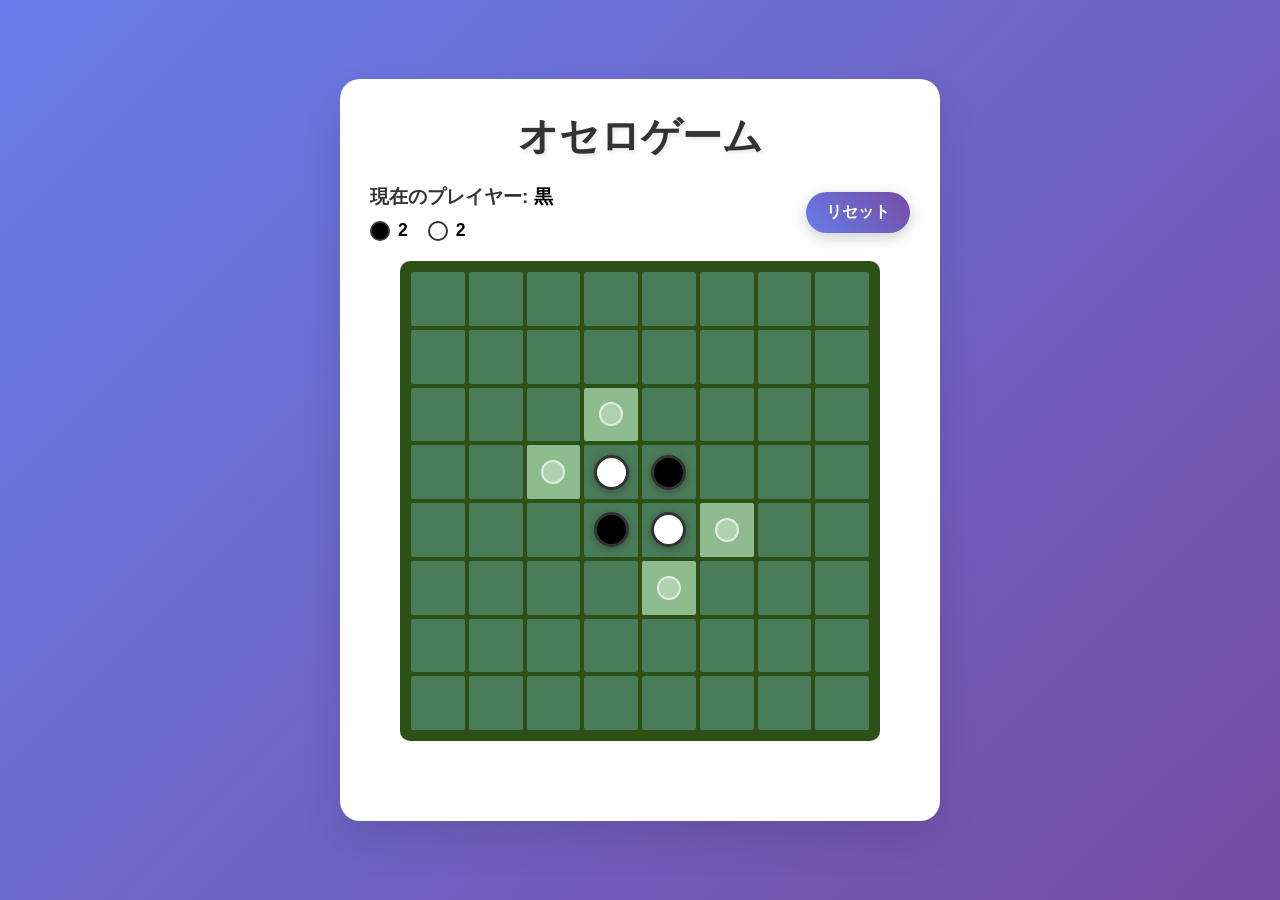
<file: index.html>
<!DOCTYPE html>
<html lang="ja">
<head>
    <meta charset="UTF-8">
    <meta name="viewport" content="width=device-width, initial-scale=1.0">
    <title>オセロゲーム</title>
    <link rel="stylesheet" href="style.css">
</head>
<body>
    <div class="container">
        <h1>オセロゲーム</h1>
        <div class="game-info">
            <div class="player-info">
                <div class="current-player">
                    現在のプレイヤー: <span id="current-player">黒</span>
                </div>
                <div class="score">
                    <div class="score-item">
                        <span class="piece black"></span>
                        <span id="black-score">2</span>
                    </div>
                    <div class="score-item">
                        <span class="piece white"></span>
                        <span id="white-score">2</span>
                    </div>
                </div>
            </div>
            <div class="game-controls">
                <button id="reset-btn">リセット</button>
                <button id="pass-btn" style="display: none;">パス</button>
            </div>
        </div>
        <div class="game-board" id="game-board">
            <!-- 8x8のボードがJavaScriptで生成されます -->
        </div>
        <div class="game-status" id="game-status"></div>
    </div>
    <script src="script.js"></script>
</body>
</html>
</file>
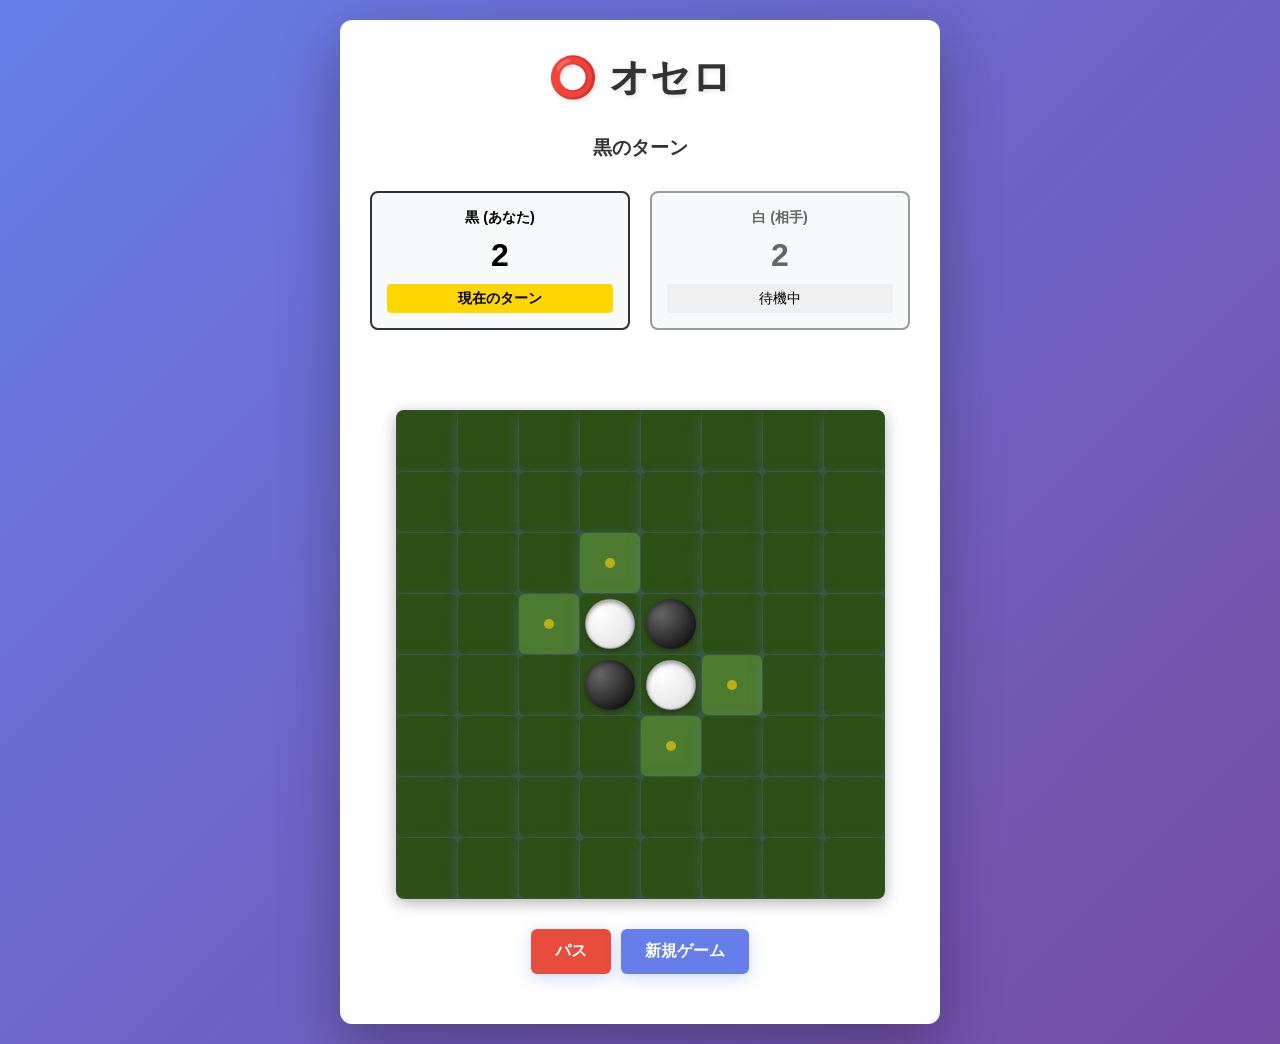
<file: othello.html>
<!DOCTYPE html>
<html lang="ja">
<head>
    <meta charset="UTF-8">
    <meta name="viewport" content="width=device-width, initial-scale=1.0">
    <title>オセロ - 2人プレイヤー対戦ゲーム</title>
    <style>
        * {
            margin: 0;
            padding: 0;
            box-sizing: border-box;
        }

        body {
            font-family: 'Arial', 'Segoe UI', sans-serif;
            background: linear-gradient(135deg, #667eea 0%, #764ba2 100%);
            display: flex;
            justify-content: center;
            align-items: center;
            min-height: 100vh;
            padding: 20px;
        }

        .container {
            background: white;
            border-radius: 12px;
            box-shadow: 0 20px 60px rgba(0, 0, 0, 0.3);
            padding: 30px;
            max-width: 600px;
            width: 100%;
        }

        h1 {
            text-align: center;
            color: #333;
            margin-bottom: 30px;
            font-size: 2.5em;
            text-shadow: 2px 2px 4px rgba(0, 0, 0, 0.1);
        }

        .game-info {
            display: grid;
            grid-template-columns: 1fr 1fr;
            gap: 20px;
            margin-bottom: 30px;
        }

        .info-box {
            background: #f8f9fa;
            border-radius: 8px;
            padding: 15px;
            text-align: center;
            border: 2px solid #ddd;
        }

        .info-box h3 {
            font-size: 0.9em;
            color: #666;
            margin-bottom: 10px;
            text-transform: uppercase;
        }

        .player-black {
            border-color: #333;
        }

        .player-white {
            border-color: #999;
        }

        .player-black h3 {
            color: #000;
        }

        .player-white h3 {
            color: #666;
        }

        .score {
            font-size: 2em;
            font-weight: bold;
            margin-bottom: 10px;
        }

        .score-black {
            color: #000;
        }

        .score-white {
            color: #666;
        }

        .turn-indicator {
            font-size: 0.9em;
            padding: 5px 10px;
            border-radius: 4px;
            background: #f0f0f0;
        }

        .turn-indicator.active {
            background: #ffd700;
            font-weight: bold;
        }

        .current-turn {
            text-align: center;
            margin-bottom: 30px;
            font-size: 1.2em;
            font-weight: bold;
            color: #333;
        }

        .board-container {
            display: flex;
            justify-content: center;
            margin-bottom: 30px;
        }

        .board {
            display: grid;
            grid-template-columns: repeat(8, 60px);
            grid-template-rows: repeat(8, 60px);
            gap: 1px;
            background: #2d5016;
            padding: 1px;
            border-radius: 8px;
            overflow: hidden;
            box-shadow: 0 4px 15px rgba(0, 0, 0, 0.3);
        }

        .cell {
            background: #2d5016;
            border: none;
            cursor: pointer;
            padding: 0;
            position: relative;
            display: flex;
            justify-content: center;
            align-items: center;
            transition: background-color 0.2s;
        }

        .cell:hover {
            background: #3d6b1f;
        }

        .cell.valid-move {
            background: #4d7b2f;
        }

        .cell.valid-move::before {
            content: '';
            position: absolute;
            width: 10px;
            height: 10px;
            background: rgba(255, 215, 0, 0.6);
            border-radius: 50%;
            top: 50%;
            left: 50%;
            transform: translate(-50%, -50%);
        }

        .stone {
            width: 50px;
            height: 50px;
            border-radius: 50%;
            box-shadow: inset 0 2px 4px rgba(0, 0, 0, 0.4), 0 2px 4px rgba(0, 0, 0, 0.3);
            cursor: pointer;
            transition: transform 0.1s;
        }

        .stone:hover {
            transform: scale(1.05);
        }

        .stone.black {
            background: radial-gradient(circle at 30% 30%, #666, #000);
        }

        .stone.white {
            background: radial-gradient(circle at 30% 30%, #fff, #ddd);
            border: 1px solid #999;
        }

        .controls {
            display: flex;
            gap: 10px;
            margin-bottom: 20px;
            flex-wrap: wrap;
            justify-content: center;
        }

        button {
            background: #667eea;
            color: white;
            border: none;
            padding: 12px 24px;
            border-radius: 6px;
            font-size: 1em;
            font-weight: bold;
            cursor: pointer;
            transition: all 0.3s;
            box-shadow: 0 4px 15px rgba(102, 126, 234, 0.3);
        }

        button:hover {
            background: #5568d3;
            transform: translateY(-2px);
            box-shadow: 0 6px 20px rgba(102, 126, 234, 0.4);
        }

        button:active {
            transform: translateY(0);
        }

        button:disabled {
            background: #ccc;
            cursor: not-allowed;
            transform: none;
            box-shadow: none;
        }

        .pass-button {
            background: #e74c3c;
        }

        .pass-button:hover {
            background: #c0392b;
        }

        .pass-button:disabled {
            background: #ccc;
        }

        .game-status {
            text-align: center;
            margin-bottom: 20px;
            font-size: 1.1em;
            font-weight: bold;
            color: #333;
            min-height: 30px;
        }

        .game-status.message {
            color: #e74c3c;
        }

        .final-result {
            background: #f0f0f0;
            border-radius: 8px;
            padding: 20px;
            text-align: center;
            margin-bottom: 20px;
            display: none;
        }

        .final-result.show {
            display: block;
        }

        .final-result h2 {
            color: #333;
            margin-bottom: 15px;
            font-size: 1.5em;
        }

        .final-result p {
            font-size: 1.1em;
            margin-bottom: 10px;
            color: #555;
        }

        .winner {
            font-size: 1.5em;
            font-weight: bold;
            color: #ffd700;
            margin-top: 10px;
        }

        @media (max-width: 600px) {
            .board {
                grid-template-columns: repeat(8, 45px);
                grid-template-rows: repeat(8, 45px);
            }

            .stone {
                width: 40px;
                height: 40px;
            }

            h1 {
                font-size: 1.8em;
            }

            .container {
                padding: 20px;
            }
        }
    </style>
</head>
<body>
    <div class="container">
        <h1>⭕ オセロ</h1>

        <div class="current-turn" id="currentTurn">黒のターン</div>

        <div class="game-info">
            <div class="info-box player-black">
                <h3>黒 (あなた)</h3>
                <div class="score score-black" id="scoreBlack">2</div>
                <div class="turn-indicator" id="turnBlack">待機中</div>
            </div>
            <div class="info-box player-white">
                <h3>白 (相手)</h3>
                <div class="score score-white" id="scoreWhite">2</div>
                <div class="turn-indicator" id="turnWhite">待機中</div>
            </div>
        </div>

        <div class="game-status" id="gameStatus"></div>

        <div class="final-result" id="finalResult">
            <h2>ゲーム終了</h2>
            <p id="finalScores"></p>
            <div class="winner" id="winner"></div>
        </div>

        <div class="board-container">
            <div class="board" id="board"></div>
        </div>

        <div class="controls">
            <button id="passBtn" class="pass-button">パス</button>
            <button id="resetBtn">新規ゲーム</button>
        </div>
    </div>

    <script>
        class OthelloGame {
            constructor() {
                this.board = [];
                this.currentPlayer = 'black';
                this.gameOver = false;
                this.consecutivePasses = 0;
                this.initializeBoard();
            }

            initializeBoard() {
                this.board = Array(8).fill(null).map(() => Array(8).fill(null));
                this.board[3][3] = 'white';
                this.board[3][4] = 'black';
                this.board[4][3] = 'black';
                this.board[4][4] = 'white';
                this.gameOver = false;
                this.consecutivePasses = 0;
            }

            getValidMoves(player) {
                const validMoves = [];
                for (let row = 0; row < 8; row++) {
                    for (let col = 0; col < 8; col++) {
                        if (this.board[row][col] === null && this.isValidMove(row, col, player)) {
                            validMoves.push({ row, col });
                        }
                    }
                }
                return validMoves;
            }

            isValidMove(row, col, player) {
                if (this.board[row][col] !== null) {
                    return false;
                }

                const opponent = player === 'black' ? 'white' : 'black';
                const directions = [
                    [-1, -1], [-1, 0], [-1, 1],
                    [0, -1],           [0, 1],
                    [1, -1],  [1, 0],  [1, 1]
                ];

                for (const [dx, dy] of directions) {
                    if (this.checkDirection(row, col, dx, dy, player, opponent)) {
                        return true;
                    }
                }
                return false;
            }

            checkDirection(row, col, dx, dy, player, opponent) {
                let x = row + dx;
                let y = col + dy;
                let hasOpponent = false;

                while (x >= 0 && x < 8 && y >= 0 && y < 8) {
                    if (this.board[x][y] === null) {
                        return false;
                    }
                    if (this.board[x][y] === opponent) {
                        hasOpponent = true;
                        x += dx;
                        y += dy;
                    } else if (this.board[x][y] === player && hasOpponent) {
                        return true;
                    } else {
                        return false;
                    }
                }
                return false;
            }

            placeStone(row, col) {
                if (!this.isValidMove(row, col, this.currentPlayer)) {
                    return false;
                }

                this.board[row][col] = this.currentPlayer;
                this.flipStones(row, col, this.currentPlayer);
                this.consecutivePasses = 0;
                return true;
            }

            flipStones(row, col, player) {
                const opponent = player === 'black' ? 'white' : 'black';
                const directions = [
                    [-1, -1], [-1, 0], [-1, 1],
                    [0, -1],           [0, 1],
                    [1, -1],  [1, 0],  [1, 1]
                ];

                for (const [dx, dy] of directions) {
                    const toFlip = this.getStonesToFlip(row, col, dx, dy, player, opponent);
                    for (const [x, y] of toFlip) {
                        this.board[x][y] = player;
                    }
                }
            }

            getStonesToFlip(row, col, dx, dy, player, opponent) {
                const toFlip = [];
                let x = row + dx;
                let y = col + dy;

                while (x >= 0 && x < 8 && y >= 0 && y < 8) {
                    if (this.board[x][y] === null) {
                        return [];
                    }
                    if (this.board[x][y] === opponent) {
                        toFlip.push([x, y]);
                        x += dx;
                        y += dy;
                    } else if (this.board[x][y] === player) {
                        return toFlip;
                    } else {
                        return [];
                    }
                }
                return [];
            }

            switchPlayer() {
                this.currentPlayer = this.currentPlayer === 'black' ? 'white' : 'black';
            }

            canCurrentPlayerMove() {
                return this.getValidMoves(this.currentPlayer).length > 0;
            }

            pass() {
                this.consecutivePasses++;
                this.switchPlayer();

                if (this.consecutivePasses >= 2) {
                    this.gameOver = true;
                    return 'game_over';
                }

                if (!this.canCurrentPlayerMove()) {
                    this.switchPlayer();
                    this.consecutivePasses++;
                    if (this.consecutivePasses >= 2) {
                        this.gameOver = true;
                        return 'game_over';
                    }
                    return 'pass_switch';
                }

                return 'pass_ok';
            }

            nextMove() {
                this.switchPlayer();

                if (!this.canCurrentPlayerMove()) {
                    this.switchPlayer();
                    this.consecutivePasses++;
                    if (this.consecutivePasses >= 2) {
                        this.gameOver = true;
                        return 'auto_pass_game_over';
                    }
                    return 'auto_pass';
                }

                this.consecutivePasses = 0;
                return 'ok';
            }

            getScore() {
                let black = 0, white = 0;
                for (let row = 0; row < 8; row++) {
                    for (let col = 0; col < 8; col++) {
                        if (this.board[row][col] === 'black') black++;
                        else if (this.board[row][col] === 'white') white++;
                    }
                }
                return { black, white };
            }

            getWinner() {
                const { black, white } = this.getScore();
                if (black > white) return 'black';
                if (white > black) return 'white';
                return 'draw';
            }
        }

        class OthelloUI {
            constructor() {
                this.game = new OthelloGame();
                this.boardElement = document.getElementById('board');
                this.passBtn = document.getElementById('passBtn');
                this.resetBtn = document.getElementById('resetBtn');
                this.currentTurnElement = document.getElementById('currentTurn');
                this.scoreBlackElement = document.getElementById('scoreBlack');
                this.scoreWhiteElement = document.getElementById('scoreWhite');
                this.turnBlackElement = document.getElementById('turnBlack');
                this.turnWhiteElement = document.getElementById('turnWhite');
                this.gameStatusElement = document.getElementById('gameStatus');
                this.finalResultElement = document.getElementById('finalResult');
                this.finalScoresElement = document.getElementById('finalScores');
                this.winnerElement = document.getElementById('winner');

                this.passBtn.addEventListener('click', () => this.handlePass());
                this.resetBtn.addEventListener('click', () => this.resetGame());

                this.render();
            }

            handleCellClick(row, col) {
                if (this.game.gameOver) {
                    return;
                }

                if (this.game.placeStone(row, col)) {
                    this.gameStatusElement.textContent = '';

                    const nextStatus = this.game.nextMove();
                    if (nextStatus === 'auto_pass') {
                        this.gameStatusElement.textContent = `${this.game.currentPlayer === 'black' ? '白' : '黒'}はパスしました。`;
                    } else if (nextStatus === 'auto_pass_game_over') {
                        this.endGame();
                        return;
                    }

                    this.render();
                } else {
                    this.gameStatusElement.textContent = 'その場所には置けません。';
                    this.gameStatusElement.classList.add('message');
                }
            }

            handlePass() {
                if (this.game.gameOver) {
                    return;
                }

                const passStatus = this.game.pass();

                if (passStatus === 'game_over') {
                    this.endGame();
                    return;
                } else if (passStatus === 'pass_switch') {
                    this.gameStatusElement.textContent = `${this.game.currentPlayer === 'black' ? '黒' : '白'}も手がありません。ゲーム終了。`;
                    this.endGame();
                    return;
                }

                this.gameStatusElement.textContent = `${this.game.currentPlayer === 'black' ? '白' : '黒'}はパスしました。`;
                this.render();
            }

            endGame() {
                this.game.gameOver = true;
                const { black, white } = this.game.getScore();
                const winner = this.game.getWinner();

                this.finalScoresElement.innerHTML = `
                    <strong>黒: ${black}個</strong> vs <strong>白: ${white}個</strong>
                `;

                if (winner === 'black') {
                    this.winnerElement.textContent = '🎉 黒の勝ち！';
                } else if (winner === 'white') {
                    this.winnerElement.textContent = '🎉 白の勝ち！';
                } else {
                    this.winnerElement.textContent = '🤝 同点（引き分け）';
                }

                this.finalResultElement.classList.add('show');
                this.gameStatusElement.textContent = 'ゲーム終了。新規ゲームを開始できます。';
                this.render();
            }

            resetGame() {
                this.game = new OthelloGame();
                this.gameStatusElement.textContent = '';
                this.gameStatusElement.classList.remove('message');
                this.finalResultElement.classList.remove('show');
                this.render();
            }

            render() {
                this.renderBoard();
                this.updateScore();
                this.updateTurnIndicator();
            }

            renderBoard() {
                this.boardElement.innerHTML = '';

                for (let row = 0; row < 8; row++) {
                    for (let col = 0; col < 8; col++) {
                        const cell = document.createElement('button');
                        cell.className = 'cell';
                        cell.addEventListener('click', () => this.handleCellClick(row, col));

                        const stone = this.game.board[row][col];
                        if (stone) {
                            const stoneElement = document.createElement('div');
                            stoneElement.className = `stone ${stone}`;
                            cell.appendChild(stoneElement);
                        }

                        this.boardElement.appendChild(cell);
                    }
                }

                if (!this.game.gameOver) {
                    const validMoves = this.game.getValidMoves(this.game.currentPlayer);
                    for (const { row, col } of validMoves) {
                        const cellIndex = row * 8 + col;
                        const cells = this.boardElement.querySelectorAll('.cell');
                        cells[cellIndex].classList.add('valid-move');
                    }
                }
            }

            updateScore() {
                const { black, white } = this.game.getScore();
                this.scoreBlackElement.textContent = black;
                this.scoreWhiteElement.textContent = white;
            }

            updateTurnIndicator() {
                const player = this.game.currentPlayer === 'black' ? '黒' : '白';
                this.currentTurnElement.textContent = `${player}のターン`;

                const blackTurn = this.game.currentPlayer === 'black';
                const whiteTurn = this.game.currentPlayer === 'white';

                if (blackTurn) {
                    this.turnBlackElement.classList.add('active');
                    this.turnBlackElement.textContent = '現在のターン';
                    this.turnWhiteElement.classList.remove('active');
                    this.turnWhiteElement.textContent = '待機中';
                } else {
                    this.turnBlackElement.classList.remove('active');
                    this.turnBlackElement.textContent = '待機中';
                    this.turnWhiteElement.classList.add('active');
                    this.turnWhiteElement.textContent = '現在のターン';
                }

                const canMove = this.game.canCurrentPlayerMove();
                this.passBtn.disabled = this.game.gameOver;
                if (!canMove && !this.game.gameOver) {
                    this.passBtn.disabled = false;
                }
            }
        }

        window.addEventListener('DOMContentLoaded', () => {
            new OthelloUI();
        });
    </script>
</body>
</html>
</file>
<file: style.css>
* {
    margin: 0;
    padding: 0;
    box-sizing: border-box;
}

body {
    font-family: 'Arial', sans-serif;
    background: linear-gradient(135deg, #667eea 0%, #764ba2 100%);
    min-height: 100vh;
    display: flex;
    justify-content: center;
    align-items: center;
    padding: 20px;
}

.container {
    background: white;
    border-radius: 20px;
    padding: 30px;
    box-shadow: 0 20px 40px rgba(0, 0, 0, 0.1);
    max-width: 600px;
    width: 100%;
}

h1 {
    text-align: center;
    color: #333;
    margin-bottom: 20px;
    font-size: 2.5em;
    text-shadow: 2px 2px 4px rgba(0, 0, 0, 0.1);
}

.game-info {
    display: flex;
    justify-content: space-between;
    align-items: center;
    margin-bottom: 20px;
    flex-wrap: wrap;
    gap: 15px;
}

.player-info {
    display: flex;
    flex-direction: column;
    gap: 10px;
}

.current-player {
    font-size: 1.2em;
    font-weight: bold;
    color: #333;
}

.score {
    display: flex;
    gap: 20px;
}

.score-item {
    display: flex;
    align-items: center;
    gap: 8px;
    font-size: 1.1em;
    font-weight: bold;
}

.piece {
    width: 20px;
    height: 20px;
    border-radius: 50%;
    border: 2px solid #333;
    display: inline-block;
}

.piece.black {
    background-color: #000;
}

.piece.white {
    background-color: #fff;
}

.game-controls {
    display: flex;
    gap: 10px;
}

button {
    padding: 10px 20px;
    border: none;
    border-radius: 25px;
    background: linear-gradient(45deg, #667eea, #764ba2);
    color: white;
    font-size: 1em;
    font-weight: bold;
    cursor: pointer;
    transition: all 0.3s ease;
    box-shadow: 0 4px 15px rgba(0, 0, 0, 0.2);
}

button:hover {
    transform: translateY(-2px);
    box-shadow: 0 6px 20px rgba(0, 0, 0, 0.3);
}

button:active {
    transform: translateY(0);
}

.game-board {
    display: grid;
    grid-template-columns: repeat(8, 1fr);
    grid-template-rows: repeat(8, 1fr);
    gap: 2px;
    background-color: #2d5016;
    padding: 10px;
    border-radius: 10px;
    margin: 0 auto;
    max-width: 480px;
    aspect-ratio: 1;
}

.cell {
    background-color: #4a7c59;
    border: 1px solid #2d5016;
    cursor: pointer;
    display: flex;
    justify-content: center;
    align-items: center;
    position: relative;
    transition: all 0.2s ease;
    border-radius: 3px;
}

.cell:hover {
    background-color: #5a8c69;
    transform: scale(1.05);
}

.cell.valid-move {
    background-color: #8fbc8f;
    animation: pulse 1.5s infinite;
}

@keyframes pulse {
    0% { opacity: 0.7; }
    50% { opacity: 1; }
    100% { opacity: 0.7; }
}

.cell.valid-move::after {
    content: '';
    width: 20px;
    height: 20px;
    border-radius: 50%;
    background-color: rgba(255, 255, 255, 0.3);
    border: 2px solid rgba(255, 255, 255, 0.6);
}

.game-piece {
    width: 35px;
    height: 35px;
    border-radius: 50%;
    border: 3px solid #333;
    display: flex;
    justify-content: center;
    align-items: center;
    font-weight: bold;
    font-size: 0.8em;
    transition: all 0.3s ease;
    box-shadow: 0 2px 8px rgba(0, 0, 0, 0.3);
}

.game-piece.black {
    background-color: #000;
    color: white;
}

.game-piece.white {
    background-color: #fff;
    color: black;
}

.game-piece.flip {
    animation: flip 0.6s ease-in-out;
}

@keyframes flip {
    0% { transform: rotateY(0deg); }
    50% { transform: rotateY(90deg); }
    100% { transform: rotateY(0deg); }
}

.game-status {
    text-align: center;
    margin-top: 20px;
    font-size: 1.2em;
    font-weight: bold;
    min-height: 30px;
    display: flex;
    justify-content: center;
    align-items: center;
}

.game-status.winner {
    color: #e74c3c;
    font-size: 1.5em;
    text-shadow: 2px 2px 4px rgba(0, 0, 0, 0.1);
}

.game-status.tie {
    color: #f39c12;
    font-size: 1.5em;
    text-shadow: 2px 2px 4px rgba(0, 0, 0, 0.1);
}

@media (max-width: 600px) {
    .container {
        padding: 20px;
    }
    
    .game-info {
        flex-direction: column;
        align-items: center;
        text-align: center;
    }
    
    .game-board {
        max-width: 350px;
    }
    
    .game-piece {
        width: 30px;
        height: 30px;
        font-size: 0.7em;
    }
    
    h1 {
        font-size: 2em;
    }
}
</file>
